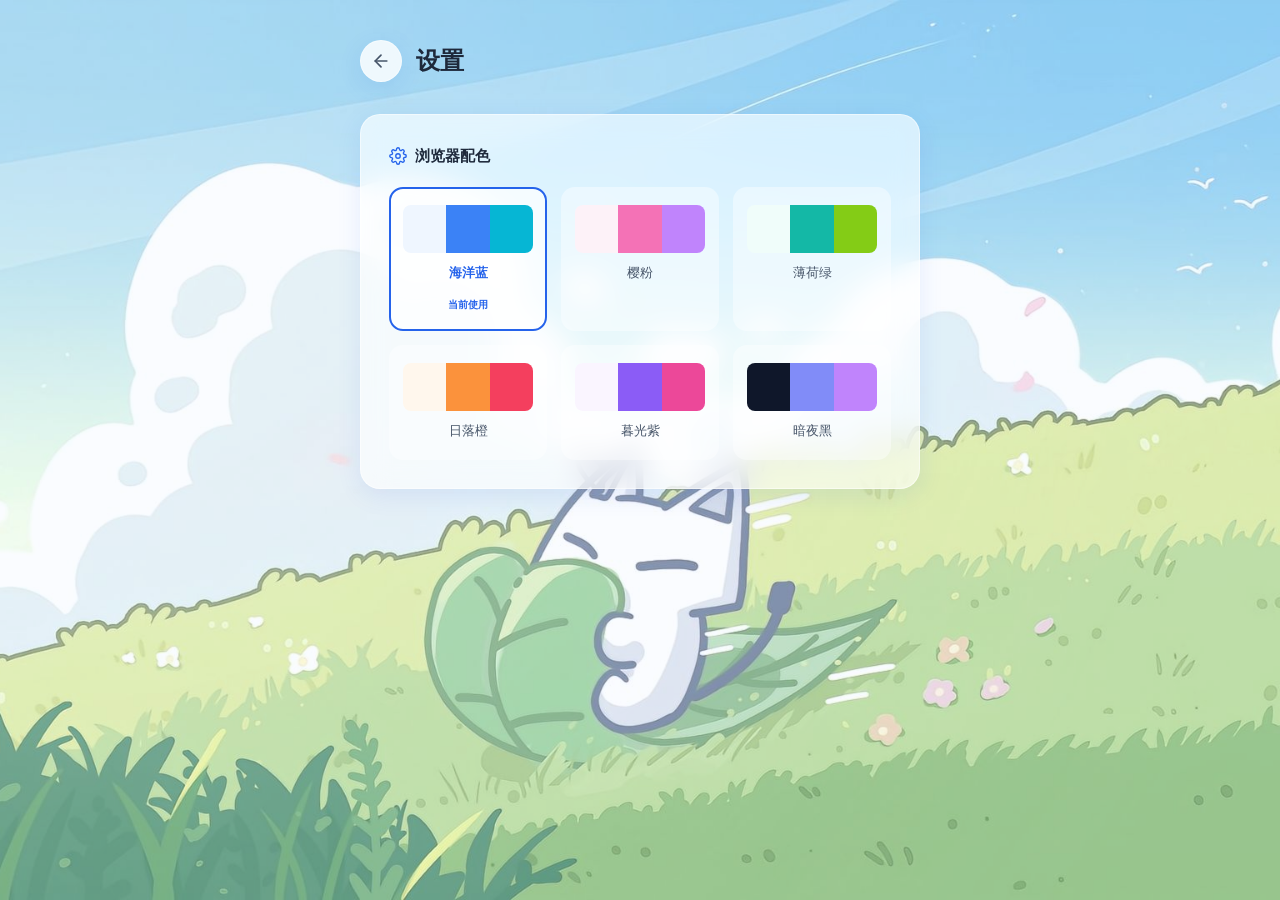
<file: res/settings.html>
<!DOCTYPE html>
<html lang="zh-CN">
<head>
<meta charset="UTF-8">
<meta name="viewport" content="width=device-width, initial-scale=1.0">
<title>设置 · 我的博客</title>
<link rel="stylesheet" href="https://miaoda.feishu.cn/fonts/css2?family=Noto+Serif+SC:wght@400;600;700;900&family=Noto+Sans+SC:wght@300;400;500;700&display=swap">

<!-- 全局样式 -->
<link rel="stylesheet" href="PageStyle/Global/variables.css">
<link rel="stylesheet" href="PageStyle/Global/reset.css">
<link rel="stylesheet" href="PageStyle/Global/layout.css">
<!-- 设置页样式 -->
<link rel="stylesheet" href="PageStyle/Settings/settings.css">
<!-- 响应式 -->
<link rel="stylesheet" href="PageStyle/Global/responsive.css">
</head>
<body>

<!-- 背景层 -->
<div class="bg-layer"></div>
<div class="bg-overlay"></div>

<div class="settings-page">
  <div class="settings-header">
    <button class="settings-back-btn" onclick="goBack()" aria-label="返回">
      <span data-icon="back"></span>
    </button>
    <h1 class="settings-title">设置</h1>
  </div>

  <!-- 配色方案 -->
  <div class="settings-card">
    <div class="settings-section-title">
      <span data-icon="settings"></span>
      浏览器配色
    </div>
    <div class="theme-grid" id="themeGrid"></div>
  </div>
</div>

<!-- 主题（最先加载） -->
<script src="Scripts/theme.js"></script>
<script src="Scripts/icon-loader.js"></script>
<script src="Scripts/settings.js"></script>

</body>
</html>
</file>
<file: res/PageStyle/Global/variables.css>
/* ============================================================
   全局 CSS 变量与多套配色方案
   通过 :root[data-theme="xxx"] 切换配色
   ============================================================ */

/* 默认配色：海洋蓝 */
:root,
:root[data-theme="ocean"] {
  --text-primary: #1e293b;
  --text-secondary: #475569;
  --text-muted: #94a3b8;
  --accent: #2563eb;
  --accent-soft: #3b82f6;
  --accent-2: #06b6d4;
  --dot-blue: #3b82f6;
  --card-bg: rgba(255, 255, 255, 0.65);
  --card-bg-strong: rgba(255, 255, 255, 0.82);
  --card-border: rgba(255, 255, 255, 0.5);
  --shadow-soft: 0 6px 24px rgba(37, 99, 235, 0.1);
  --shadow-hover: 0 10px 32px rgba(37, 99, 235, 0.18);
  --bg-base: #eff6ff;
  --bg-overlay: rgba(239, 246, 255, 0.3);
  --radius-lg: 20px;
  --radius-md: 14px;
  --radius-sm: 10px;
  --ease-out: cubic-bezier(0.16, 1, 0.3, 1);
}

/* 配色：暮光紫 */
:root[data-theme="twilight"] {
  --text-primary: #2e1065;
  --text-secondary: #5b21b6;
  --text-muted: #a78bfa;
  --accent: #7c3aed;
  --accent-soft: #8b5cf6;
  --accent-2: #ec4899;
  --dot-blue: #8b5cf6;
  --card-bg: rgba(255, 255, 255, 0.6);
  --card-bg-strong: rgba(255, 255, 255, 0.78);
  --card-border: rgba(255, 255, 255, 0.45);
  --shadow-soft: 0 6px 24px rgba(124, 58, 237, 0.12);
  --shadow-hover: 0 10px 32px rgba(124, 58, 237, 0.2);
  --bg-base: #faf5ff;
  --bg-overlay: rgba(250, 245, 255, 0.3);
}

/* 配色：薄荷绿 */
:root[data-theme="mint"] {
  --text-primary: #134e4a;
  --text-secondary: #0f766e;
  --text-muted: #5eead4;
  --accent: #0d9488;
  --accent-soft: #14b8a6;
  --accent-2: #84cc16;
  --dot-blue: #14b8a6;
  --card-bg: rgba(255, 255, 255, 0.65);
  --card-bg-strong: rgba(255, 255, 255, 0.82);
  --card-border: rgba(255, 255, 255, 0.5);
  --shadow-soft: 0 6px 24px rgba(13, 148, 136, 0.1);
  --shadow-hover: 0 10px 32px rgba(13, 148, 136, 0.18);
  --bg-base: #f0fdfa;
  --bg-overlay: rgba(240, 253, 250, 0.3);
}

/* 配色：樱粉 */
:root[data-theme="sakura"] {
  --text-primary: #3b2a3a;
  --text-secondary: #6b5568;
  --text-muted: #9a8596;
  --accent: #ec4899;
  --accent-soft: #f472b6;
  --accent-2: #c084fc;
  --dot-blue: #6b8afd;
  --card-bg: rgba(255, 255, 255, 0.65);
  --card-bg-strong: rgba(255, 255, 255, 0.82);
  --card-border: rgba(255, 255, 255, 0.5);
  --shadow-soft: 0 6px 24px rgba(236, 72, 153, 0.1);
  --shadow-hover: 0 10px 32px rgba(236, 72, 153, 0.18);
  --bg-base: #fdf2f8;
  --bg-overlay: rgba(253, 242, 248, 0.3);
}

/* 配色：暗夜黑 */
:root[data-theme="midnight"] {
  --text-primary: #f1f5f9;
  --text-secondary: #cbd5e1;
  --text-muted: #64748b;
  --accent: #818cf8;
  --accent-soft: #a5b4fc;
  --accent-2: #c084fc;
  --dot-blue: #818cf8;
  --card-bg: rgba(30, 41, 59, 0.7);
  --card-bg-strong: rgba(30, 41, 59, 0.85);
  --card-border: rgba(255, 255, 255, 0.1);
  --shadow-soft: 0 6px 24px rgba(0, 0, 0, 0.3);
  --shadow-hover: 0 10px 32px rgba(0, 0, 0, 0.4);
  --bg-base: #0f172a;
  --bg-overlay: rgba(15, 23, 42, 0.5);
}

/* 配色：日落橙 */
:root[data-theme="sunset"] {
  --text-primary: #431407;
  --text-secondary: #9a3412;
  --text-muted: #fb923c;
  --accent: #f97316;
  --accent-soft: #fb923c;
  --accent-2: #f43f5e;
  --dot-blue: #f97316;
  --card-bg: rgba(255, 255, 255, 0.65);
  --card-bg-strong: rgba(255, 255, 255, 0.82);
  --card-border: rgba(255, 255, 255, 0.5);
  --shadow-soft: 0 6px 24px rgba(249, 115, 22, 0.1);
  --shadow-hover: 0 10px 32px rgba(249, 115, 22, 0.18);
  --bg-base: #fff7ed;
  --bg-overlay: rgba(255, 247, 237, 0.3);
}
</file>
<file: res/PageStyle/Global/layout.css>
/* ============================================================
   全局布局：背景层、应用容器
   ============================================================ */
/* 背景层 —— 独立固定定位div，避免 background-fixed 卡顿 */
.bg-layer {
  position: fixed;
  inset: 0;
  background: linear-gradient(135deg, #fbcfe8 0%, #c4b5fd 50%, #93c5fd 100%);
  background-image: url("../../Resources/Background/bp.jpeg"), linear-gradient(135deg, #fbcfe8 0%, #c4b5fd 50%, #93c5fd 100%);
  background-size: cover;
  background-position: center;
  background-repeat: no-repeat;
  z-index: -2;
}
.bg-overlay {
  position: fixed;
  inset: 0;
  background: var(--bg-overlay);
  z-index: -1;
}
.app {
  position: relative;
  z-index: 1;
  min-height: 100vh;
  max-width: 1100px;
  margin: 0 auto;
  padding: 56px 24px 36px;
}
/* 主视图 */
.main-view {
  display: flex;
  flex-direction: column;
  gap: 22px;
  transition: opacity 0.4s var(--ease-out), transform 0.45s var(--ease-out);
}
.main-view.closing {
  opacity: 0;
  transform: scale(0.72);
  pointer-events: none;
}
.main-view.hidden {
  display: none;
}
/* 顶部：个人卡片 + 音乐播放器 并排 */
.top-row {
  display: grid;
  grid-template-columns: 1.5fr 1fr;
  gap: 20px;
}
/* 日期图标 —— 通用 */
.date-icon {
  width: 12px;
  height: 12px;
  flex-shrink: 0;
  display: inline-block;
  vertical-align: middle;
}

/* ============================================================
   加载页面 —— 黑白星座绘制（Canvas）
   ============================================================ */
.loading-screen {
  position: fixed;
  inset: 0;
  z-index: 9999;
  background: #ffffff;
  transition: opacity 0.5s ease, visibility 0.5s ease;
  overflow: hidden;
}
.loading-screen.hidden {
  opacity: 0;
  visibility: hidden;
  pointer-events: none;
}
#constellationCanvas {
  display: block;
  width: 100%;
  height: 100%;
}
.loading-info {
  position: fixed;
  bottom: 12%;
  left: 50%;
  transform: translateX(-50%);
  text-align: center;
  pointer-events: none;
  width: 90%;
  max-width: 420px;
}
.constellation-name-cn {
  font-family: "PingFang SC", "Microsoft YaHei", sans-serif;
  font-size: 24px;
  color: #1a1a1a;
  letter-spacing: 8px;
  margin-bottom: 6px;
  font-weight: 500;
  transition: opacity 0.5s;
}
.constellation-name-en {
  font-family: "Georgia", serif;
  font-size: 11px;
  color: #999;
  letter-spacing: 4px;
  margin-bottom: 12px;
  text-transform: uppercase;
  transition: opacity 0.5s;
}
.constellation-fact {
  font-size: 12px;
  color: #888;
  letter-spacing: 0.5px;
  line-height: 1.6;
  margin-bottom: 18px;
  min-height: 20px;
  transition: opacity 0.5s;
}
.loading-row {
  display: flex;
  justify-content: center;
  align-items: center;
  gap: 8px;
}
.loading-text {
  font-family: "Georgia", serif;
  font-size: 12px;
  color: #aaa;
  letter-spacing: 3px;
  transition: opacity 0.3s ease;
}
.loading-dots {
  display: flex;
  align-items: center;
  gap: 4px;
}
.loading-dots span {
  width: 5px;
  height: 5px;
  border-radius: 50%;
  background: #999;
  animation: dotBounce 1.4s ease-in-out infinite;
}
.loading-dots span:nth-child(2) { animation-delay: 0.2s; }
.loading-dots span:nth-child(3) { animation-delay: 0.4s; }
@keyframes dotBounce {
  0%, 80%, 100% { transform: scale(0.6); opacity: 0.3; }
  40% { transform: scale(1.2); opacity: 1; }
}

/* 小屏适配 */
@media (max-width: 480px) {
  .constellation-name-cn { font-size: 20px; letter-spacing: 6px; }
  .constellation-name-en { font-size: 10px; letter-spacing: 3px; }
  .constellation-fact { font-size: 11px; }
  .loading-info { bottom: 10%; }
}
</file>
<file: res/PageStyle/Settings/settings.css>
/* ============================================================
   设置页面样式
   ============================================================ */
.settings-page {
  min-height: 100vh;
  display: flex;
  flex-direction: column;
  align-items: center;
  padding: 40px 20px;
}

.settings-header {
  width: 100%;
  max-width: 560px;
  display: flex;
  align-items: center;
  gap: 14px;
  margin-bottom: 32px;
}

.settings-back-btn {
  flex-shrink: 0;
  width: 42px;
  height: 42px;
  border-radius: 50%;
  border: 1px solid var(--card-border);
  background: var(--card-bg-strong);
  backdrop-filter: blur(10px);
  -webkit-backdrop-filter: blur(10px);
  color: var(--text-secondary);
  cursor: pointer;
  display: flex;
  align-items: center;
  justify-content: center;
  box-shadow: var(--shadow-soft);
  padding: 0;
  transition: color 0.2s, transform 0.2s;
}
.settings-back-btn:hover {
  color: var(--accent);
  transform: translateX(-3px);
}
.settings-back-btn svg { width: 20px; height: 20px; }

.settings-title {
  font-family: "Noto Serif SC", serif;
  font-size: 24px;
  font-weight: 700;
  color: var(--text-primary);
}

.settings-card {
  width: 100%;
  max-width: 560px;
  background: var(--card-bg);
  backdrop-filter: blur(14px) saturate(1.3);
  -webkit-backdrop-filter: blur(14px) saturate(1.3);
  border: 1px solid var(--card-border);
  border-radius: var(--radius-lg);
  box-shadow: var(--shadow-soft);
  padding: 28px;
  margin-bottom: 20px;
}

.settings-section-title {
  font-size: 15px;
  font-weight: 600;
  color: var(--text-primary);
  margin-bottom: 18px;
  display: flex;
  align-items: center;
  gap: 8px;
}
.settings-section-title svg { width: 18px; height: 18px; color: var(--accent); }

/* 配色方案选择 */
.theme-grid {
  display: grid;
  grid-template-columns: repeat(3, 1fr);
  gap: 14px;
}
.theme-option {
  border: 2px solid transparent;
  border-radius: var(--radius-md);
  padding: 16px 12px;
  cursor: pointer;
  background: rgba(255,255,255,0.4);
  transition: all 0.25s var(--ease-out);
  display: flex;
  flex-direction: column;
  align-items: center;
  gap: 10px;
}
.theme-option:hover {
  transform: translateY(-2px);
  box-shadow: var(--shadow-hover);
}
.theme-option.active {
  border-color: var(--accent);
  background: rgba(255,255,255,0.7);
}
.theme-preview {
  width: 100%;
  height: 48px;
  border-radius: 8px;
  display: flex;
  overflow: hidden;
}
.theme-preview span {
  flex: 1;
}
.theme-name {
  font-size: 12.5px;
  font-weight: 500;
 color: var(--text-secondary);
}
.theme-option.active .theme-name {
  color: var(--accent);
  font-weight: 600;
}

/* 各配色预览条 */
.theme-sakura .theme-preview span:nth-child(1) { background: #fdf2f8; }
.theme-sakura .theme-preview span:nth-child(2) { background: #f472b6; }
.theme-sakura .theme-preview span:nth-child(3) { background: #c084fc; }

.theme-ocean .theme-preview span:nth-child(1) { background: #eff6ff; }
.theme-ocean .theme-preview span:nth-child(2) { background: #3b82f6; }
.theme-ocean .theme-preview span:nth-child(3) { background: #06b6d4; }

.theme-mint .theme-preview span:nth-child(1) { background: #f0fdfa; }
.theme-mint .theme-preview span:nth-child(2) { background: #14b8a6; }
.theme-mint .theme-preview span:nth-child(3) { background: #84cc16; }

.theme-twilight .theme-preview span:nth-child(1) { background: #faf5ff; }
.theme-twilight .theme-preview span:nth-child(2) { background: #8b5cf6; }
.theme-twilight .theme-preview span:nth-child(3) { background: #ec4899; }

.theme-sunset .theme-preview span:nth-child(1) { background: #fff7ed; }
.theme-sunset .theme-preview span:nth-child(2) { background: #fb923c; }
.theme-sunset .theme-preview span:nth-child(3) { background: #f43f5e; }

.theme-midnight .theme-preview span:nth-child(1) { background: #0f172a; }
.theme-midnight .theme-preview span:nth-child(2) { background: #818cf8; }
.theme-midnight .theme-preview span:nth-child(3) { background: #c084fc; }

.theme-midnight .theme-preview span:nth-child(1) { background: #0f172a; }
.theme-midnight .theme-preview span:nth-child(2) { background: #818cf8; }
.theme-midnight .theme-preview span:nth-child(3) { background: #c084fc; }

.theme-current-badge {
  font-size: 10px;
  color: var(--accent);
  font-weight: 600;
  margin-top: 2px;
}
</file>
<file: res/PageStyle/Global/responsive.css>
/* ============================================================
   响应式布局 —— 平板/手机
   ============================================================ */
@media (max-width: 768px) {
  .app { padding: 18px 14px 36px; }

  /* 顶部上下排列 */
  .top-row {
    grid-template-columns: 1fr;
    gap: 12px;
  }

  .profile-card { padding: 16px 18px; gap: 12px; }
  .profile-avatar { width: 52px; height: 52px; }
  .profile-name { font-size: 17px; }
  .profile-bio { font-size: 12px; }
  .action-btn { width: 34px; height: 34px; }
  .action-btn svg { width: 16px; height: 16px; }
  .more-btn-inline { height: 34px; padding: 0 12px; font-size: 12px; }
  .more-btn-inline svg { width: 14px; height: 14px; }

  .music-card { padding: 14px 16px; gap: 10px; }
  .music-cover { width: 42px; height: 42px; }
  .music-title { font-size: 13px; }

  /* 文章网格：大板块通栏在上，宽和小并排在下 */
  .articles-grid {
    grid-template-columns: 1fr 1fr;
    grid-template-rows: auto auto;
    gap: 12px;
  }
  .block-large { grid-column: 1 / 3; grid-row: 1; }
  .block-wide { grid-column: 1; grid-row: 2; }
  .block-small { grid-column: 2; grid-row: 2; }

  .large-article-cover { height: 160px; }
  .large-article-body { padding: 14px 16px 6px; }
  .large-article-title { font-size: 15.5px; }
  .large-article-excerpt { font-size: 12px; }

  .wide-article { flex-direction: column; min-height: auto; }
  .wide-article-cover { flex: none; width: 100%; height: 100px; }
  .wide-article-body { padding: 10px 12px; }
  .wide-article-title { font-size: 13px; }
  .wide-article-excerpt { font-size: 11px; -webkit-line-clamp: 1; }

  .small-article-cover { height: 100px; }
  .small-article-body { padding: 8px 10px 4px; }
  .small-article-title { font-size: 12px; }

  .block-page-btn { font-size: 18px; }
  .block-dots { padding: 8px 0; gap: 5px; }
  .block-dot { width: 6px; height: 6px; }

  /* 搜索视图 */
  .search-view { padding: 18px 14px 36px; }
  .search-header { gap: 10px; margin-bottom: 14px; }
  .search-back-btn { width: 38px; height: 38px; }
  .search-back-btn svg { width: 18px; height: 18px; }
  .search-bar input { padding: 11px 16px 11px 42px; font-size: 13.5px; }
  .search-bar .search-icon { left: 14px; width: 17px; height: 17px; }

  /* 标签栏小屏：最右边半个隐藏 + 渐变遮罩 */
  .tag-scroll-wrap {
    max-width: 100%;
    mask-image: linear-gradient(to right, black 88%, transparent 100%);
    -webkit-mask-image: linear-gradient(to right, black 88%, transparent 100%);
    padding-right: 24px;
  }
  .tag-scroll { justify-content: flex-start; }

  /* 时间线小屏单列 */
  .timeline-line { left: 18px; }
  .timeline-item,
  .timeline-item:nth-child(odd),
  .timeline-item:nth-child(even) {
    width: 100%;
    left: 0;
    text-align: left;
    padding: 12px 12px 12px 42px;
  }
  .timeline-item::after,
  .timeline-item:nth-child(odd)::after,
  .timeline-item:nth-child(even)::after {
    left: 11px;
    right: auto;
  }
  .timeline-article-cover { height: 120px; }

  /* 设置页 */
  .settings-page { padding: 24px 14px; }
  .settings-card { padding: 20px; }
  .theme-grid { grid-template-columns: repeat(2, 1fr); }
}

@media (max-width: 480px) {
  .profile-name { font-size: 16px; }
  .profile-bio { font-size: 11.5px; }
  .large-article-cover { height: 140px; }
  .large-article-title { font-size: 14.5px; }
  .theme-grid { grid-template-columns: 1fr 1fr; }
}
</file>
